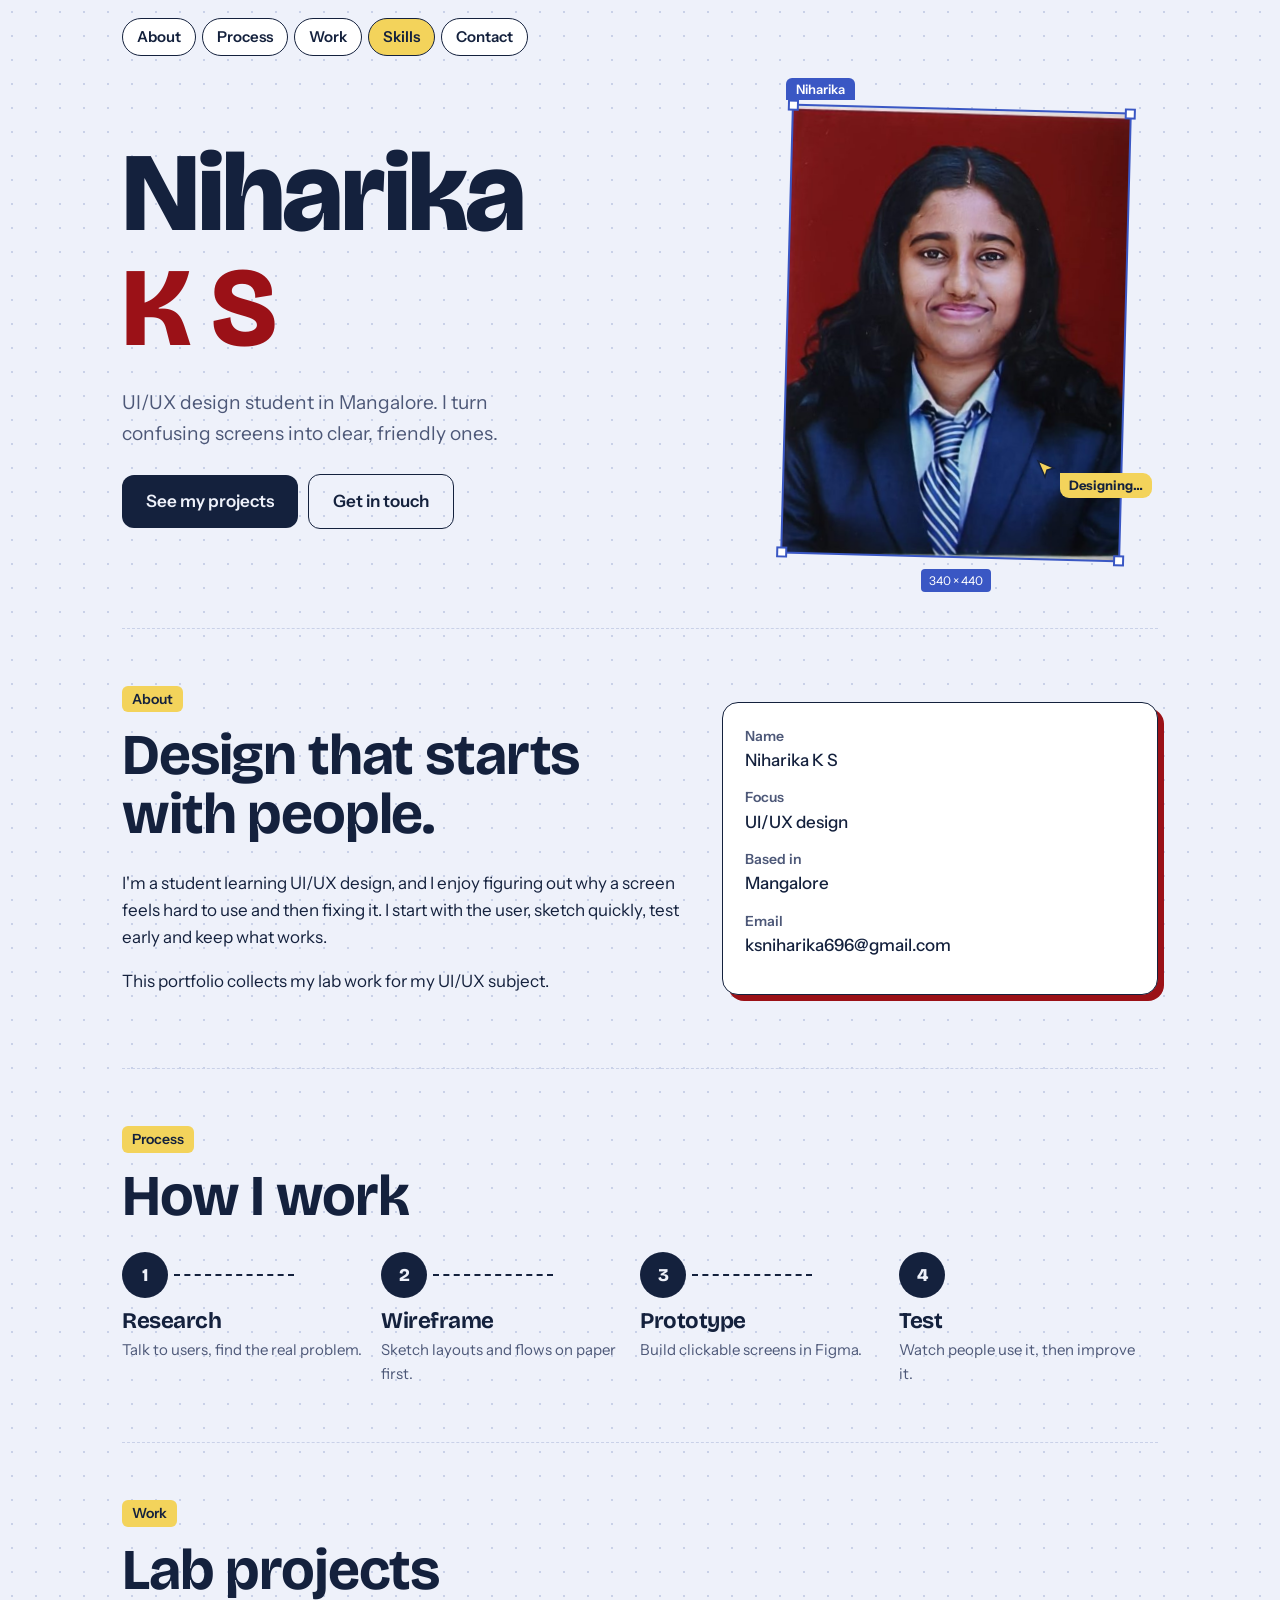
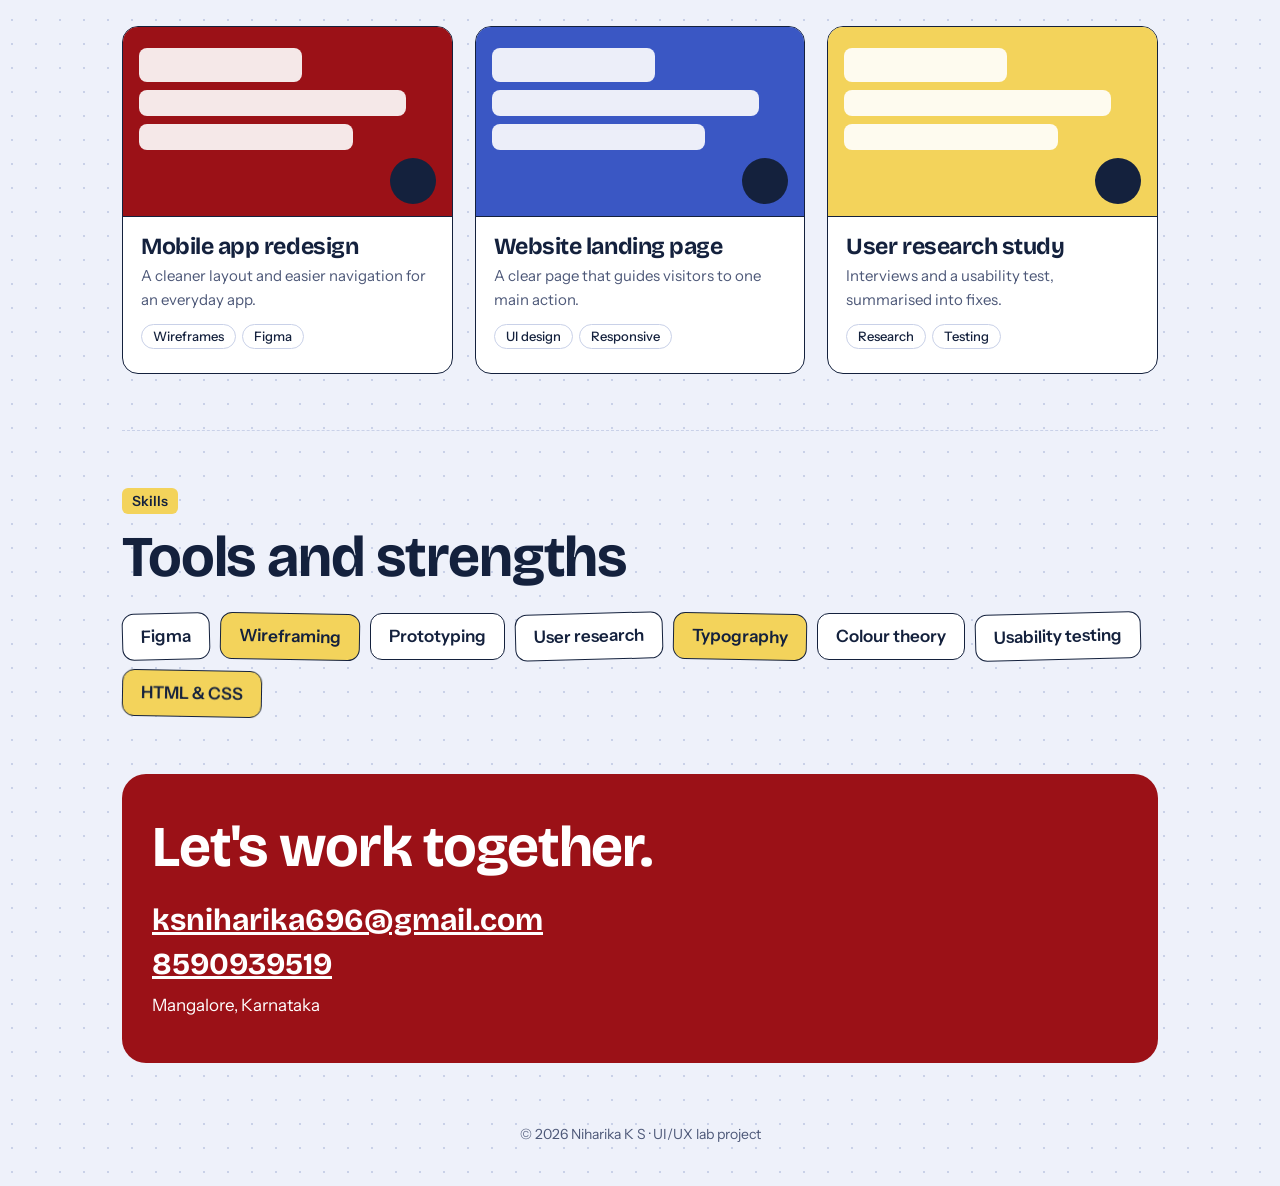
<file: index (2).html>
<!DOCTYPE html>
<html lang="en"><head><meta charset="utf-8">
<meta name="viewport" content="width=device-width, initial-scale=1, viewport-fit=cover">
<title>Niharika K S – UI/UX Portfolio</title>
<link rel="stylesheet" href="https://fonts.googleapis.com/css2?family=Bricolage+Grotesque:opsz,wght@12..96,400;12..96,700;12..96,800&family=Instrument+Sans:wght@400;500;600&display=swap">
<link rel="stylesheet" href="style.css"></head><body>
<div class="wrap">
<nav aria-label="Sections"><a href="#about">About</a><a href="#process">Process</a><a href="#work">Work</a><a href="#skills">Skills</a><a href="#contact">Contact</a></nav>
<header class="hero">
<div><h1>Niharika<span>K S</span></h1>
<p>UI/UX design student in Mangalore. I turn confusing screens into clear, friendly ones.</p>
<a class="btn" href="#work">See my projects</a><a class="btn alt" href="#contact">Get in touch</a></div>
<div class="frame"><div class="tag">Niharika</div>
<div class="box"><img alt="Portrait of Niharika K S" src="photo.jpg"><i></i><i></i><i></i><i></i></div>
<div class="size">340 × 440</div>
<div class="cursor"><svg width="22" height="22" viewBox="0 0 22 22" aria-hidden="true"><path d="M2 2l16 7-7 2-2 7z" fill="#F3D35B" stroke="#14213D" stroke-width="1.5"/></svg><b>Designing…</b></div></div>
</header>

<section id="about"><div class="about"><div><span class="lab">About</span><h2>Design that starts with people.</h2>
<p>I'm a student learning UI/UX design, and I enjoy figuring out why a screen feels hard to use and then fixing it. I start with the user, sketch quickly, test early and keep what works.</p>
<p>This portfolio collects my lab work for my UI/UX subject.</p></div>
<dl class="facts"><dt>Name</dt><dd>Niharika K S</dd><dt>Focus</dt><dd>UI/UX design</dd><dt>Based in</dt><dd>Mangalore</dd><dt>Email</dt><dd>ksniharika696@gmail.com</dd></dl></div></section>

<section id="process"><span class="lab">Process</span><h2>How I work</h2>
<div class="steps">
<div class="step"><div class="n">1</div><h3>Research</h3><p>Talk to users, find the real problem.</p></div>
<div class="step"><div class="n">2</div><h3>Wireframe</h3><p>Sketch layouts and flows on paper first.</p></div>
<div class="step"><div class="n">3</div><h3>Prototype</h3><p>Build clickable screens in Figma.</p></div>
<div class="step"><div class="n">4</div><h3>Test</h3><p>Watch people use it, then improve it.</p></div></div></section>

<section id="work"><span class="lab">Work</span><h2>Lab projects</h2>
<div class="work">
<article class="art"><div class="scr"><s></s><s></s><s></s><em></em></div><div class="t"><h3>Mobile app redesign</h3><p>A cleaner layout and easier navigation for an everyday app.</p><span class="chip">Wireframes</span><span class="chip">Figma</span></div></article>
<article class="art"><div class="scr"><s></s><s></s><s></s><em></em></div><div class="t"><h3>Website landing page</h3><p>A clear page that guides visitors to one main action.</p><span class="chip">UI design</span><span class="chip">Responsive</span></div></article>
<article class="art"><div class="scr"><s></s><s></s><s></s><em></em></div><div class="t"><h3>User research study</h3><p>Interviews and a usability test, summarised into fixes.</p><span class="chip">Research</span><span class="chip">Testing</span></div></article>
</div></section>

<section id="skills"><span class="lab">Skills</span><h2>Tools and strengths</h2>
<div class="skills"><span>Figma</span><span>Wireframing</span><span>Prototyping</span><span>User research</span><span>Typography</span><span>Colour theory</span><span>Usability testing</span><span>HTML &amp; CSS</span></div></section>

<section id="contact" class="contact" style="margin-bottom:30px"><h2>Let's work together.</h2>
<a href="mailto:ksniharika696@gmail.com">ksniharika696@gmail.com</a><a href="tel:+918590939519">8590939519</a><p style="margin:10px 0 0">Mangalore, Karnataka</p></section>
<footer>© <span id="year">2026</span> Niharika K S · UI/UX lab project</footer>
</div><script src="script.js"></script>
</body></html>
</file>
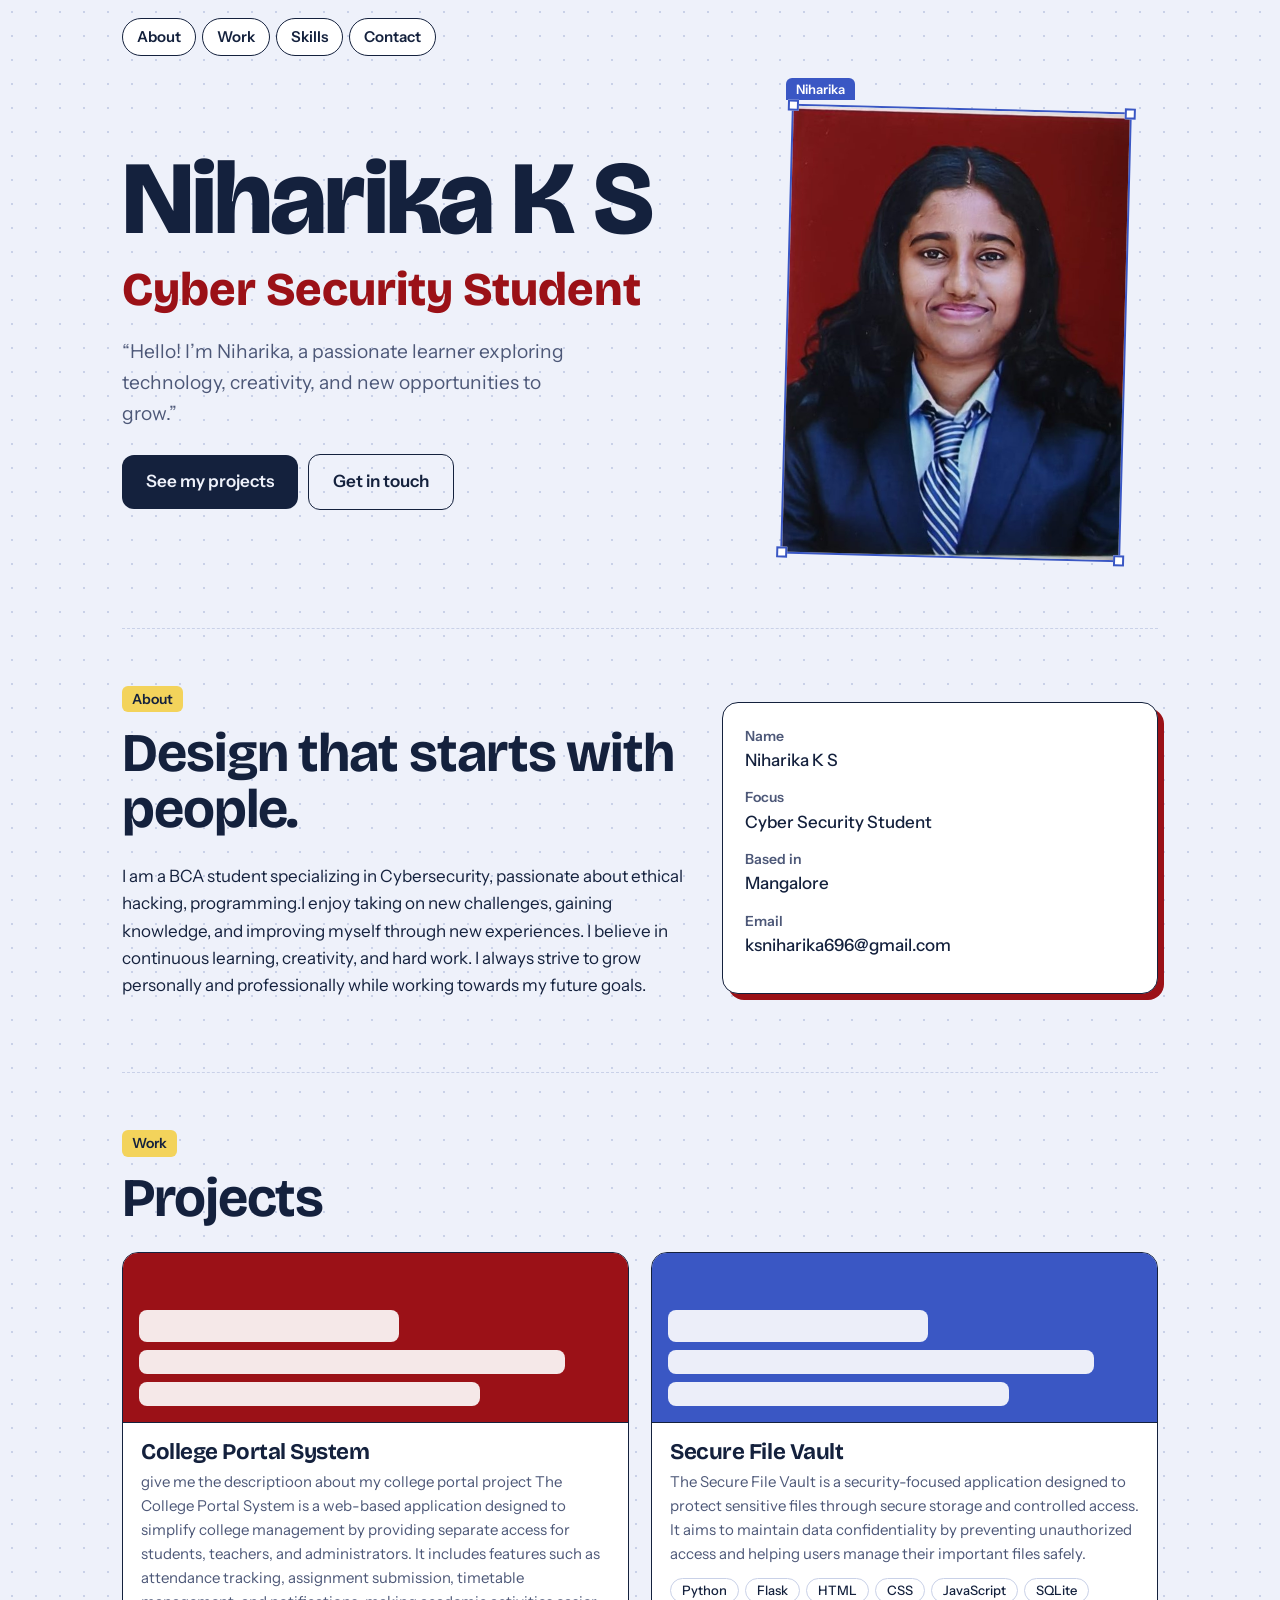
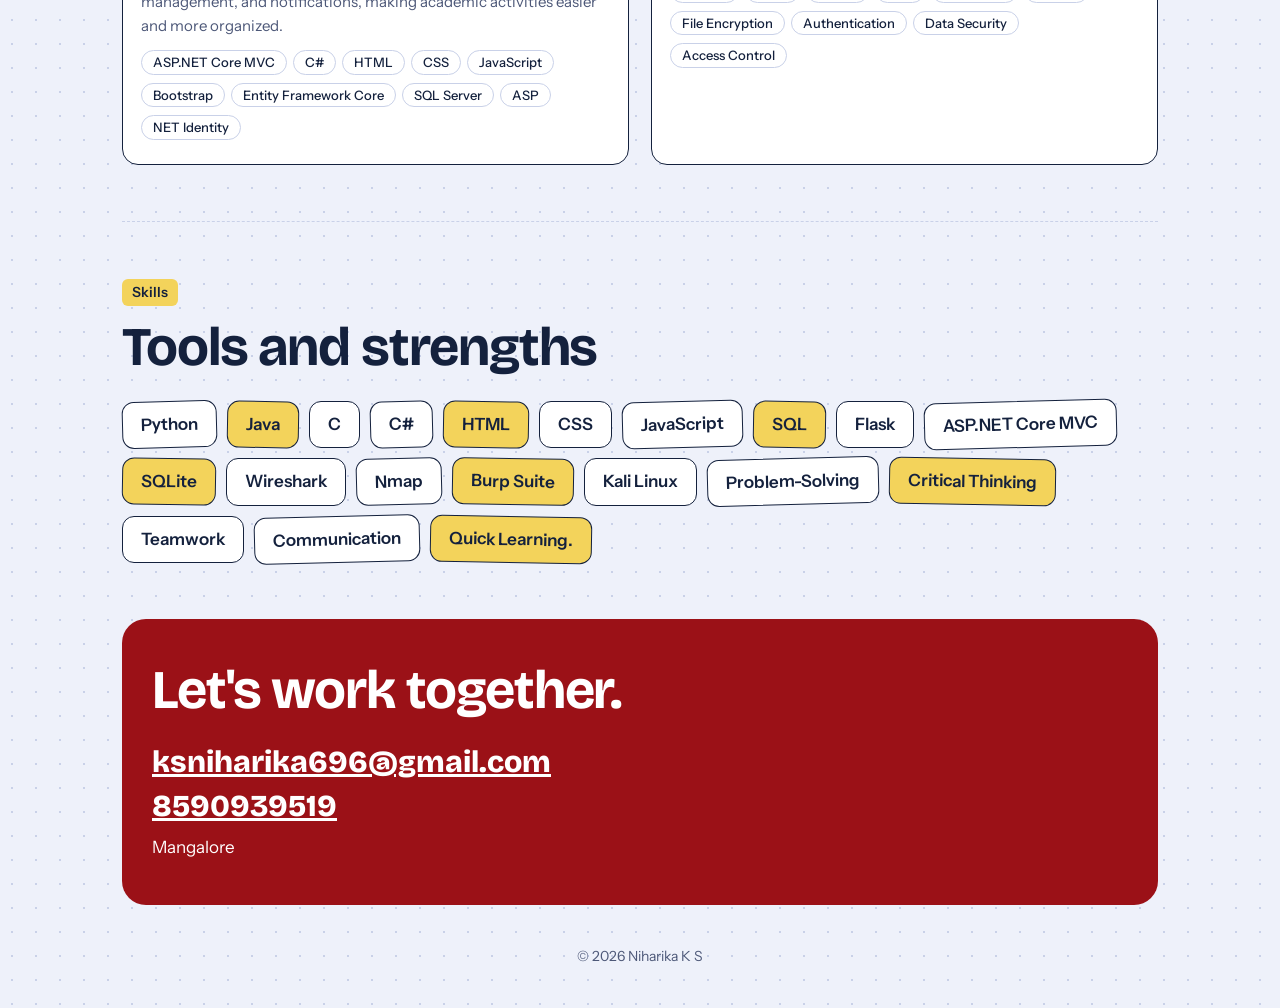
<file: potfolio index.html.html>
<!DOCTYPE html>
<html lang="en"><head><meta charset="utf-8"><meta name="viewport" content="width=device-width, initial-scale=1">
<title>Niharika K S – Portfolio</title>
<link rel="stylesheet" href="https://fonts.googleapis.com/css2?family=Bricolage+Grotesque:opsz,wght@12..96,400;12..96,800&family=Instrument+Sans:wght@400;500;600&display=swap">
<style>
:root{--bg:#EEF1FA;--paper:#fff;--ink:#14213D;--mute:#4D5878;--red:#9B1117;--yel:#F3D35B;--line:#C9D1E8;--blue:#3A57C4}
@media(prefers-color-scheme:dark){:root{--bg:#0E1426;--paper:#172041;--ink:#EEF1FA;--mute:#A6B0D0;--line:#2C3866}}
*{box-sizing:border-box}html{scroll-behavior:smooth}
body{margin:0;background:var(--bg);color:var(--ink);font:400 17px/1.6 'Instrument Sans',system-ui,sans-serif;background-image:radial-gradient(var(--line) 1px,transparent 1px);background-size:24px 24px}
h1,h2,h3{font-family:'Bricolage Grotesque',Georgia,sans-serif;line-height:1.02;margin:0;letter-spacing:-.02em}
a{color:inherit}.wrap{max-width:1080px;margin:0 auto;padding:0 22px}
nav{display:flex;gap:6px;flex-wrap:wrap;padding:18px 0}nav a{text-decoration:none;font-weight:600;font-size:15px;padding:6px 14px;border:1.5px solid var(--ink);border-radius:99px;background:var(--paper)}nav a:hover{background:var(--yel);color:#14213D}
.hero{display:grid;grid-template-columns:1.25fr .85fr;gap:40px;align-items:center;padding:34px 0 70px}
.hero h1{font-size:clamp(3rem,9vw,6.5rem);font-weight:800;overflow-wrap:anywhere}.hero h1 span{display:block;color:var(--red);font-size:.45em;margin-top:.3em;letter-spacing:0}
.hero p{max-width:34ch;color:var(--mute);font-size:1.2rem;margin:22px 0 26px}
.btn{display:inline-block;background:var(--ink);color:var(--bg);padding:13px 24px;border-radius:12px;font-weight:600;text-decoration:none;margin:0 10px 10px 0}.btn.alt{background:transparent;color:var(--ink);border:1.5px solid var(--ink)}
.frame{position:relative;justify-self:center;width:min(100%,340px)}.frame .tag{position:absolute;top:-30px;left:0;font:600 13px 'Instrument Sans';background:var(--blue);color:#fff;padding:3px 10px;border-radius:6px 6px 0 0}
.box{border:2px solid var(--blue);position:relative;background:var(--red);transform:rotate(1.5deg)}.box img{display:block;width:100%;height:auto}
.box i{position:absolute;width:11px;height:11px;background:#fff;border:2px solid var(--blue)}.box i:nth-child(2){top:-6px;left:-6px}.box i:nth-child(3){top:-6px;right:-6px}.box i:nth-child(4){bottom:-6px;left:-6px}.box i:nth-child(5){bottom:-6px;right:-6px}
section{padding:56px 0;border-top:1.5px dashed var(--line)}.lab{display:inline-block;font-weight:600;font-size:14px;background:var(--yel);color:#14213D;padding:2px 10px;border-radius:6px;margin-bottom:14px}
h2{font-size:clamp(2.2rem,5vw,3.4rem);margin-bottom:26px}
.about{display:grid;grid-template-columns:1.3fr 1fr;gap:34px}.facts{background:var(--paper);border:1.5px solid var(--ink);border-radius:16px;padding:22px;box-shadow:6px 6px 0 var(--red);align-self:start}
.facts dt{font-weight:600;font-size:14px;color:var(--mute)}.facts dd{margin:0 0 12px;font-weight:500;overflow-wrap:anywhere}
.work{display:grid;grid-template-columns:repeat(auto-fit,minmax(240px,1fr));gap:22px}.art{background:var(--paper);border:1.5px solid var(--ink);border-radius:16px;overflow:hidden}
.scr{height:170px;border-bottom:1.5px solid var(--ink);padding:16px;display:flex;flex-direction:column;gap:8px;justify-content:flex-end}.scr s{display:block;background:rgba(255,255,255,.9);border-radius:8px;height:24px;width:90%}.scr s:first-child{width:55%;height:32px}.scr s:nth-child(3){width:72%}
.art .t{padding:18px}.art h3{font-size:1.4rem;margin-bottom:6px}.art p{margin:0 0 10px;color:var(--mute);font-size:15px}.chip{display:inline-block;border:1.5px solid var(--line);border-radius:99px;padding:1px 11px;font-size:13px;margin:0 6px 6px 0;font-weight:500}
.skills{display:flex;flex-wrap:wrap;gap:10px}.skills span{background:var(--paper);border:1.5px solid var(--ink);border-radius:12px;padding:9px 18px;font-weight:600}.skills span:nth-child(3n+1){transform:rotate(-1.5deg)}.skills span:nth-child(3n+2){transform:rotate(1deg);background:var(--yel);color:#14213D}
.contact{background:var(--red);color:#fff;border-radius:24px;padding:44px 30px;border:0;margin-bottom:30px}.contact h2{color:#fff}.contact a{font:800 clamp(1.1rem,3.6vw,1.9rem) 'Bricolage Grotesque';display:block;margin-bottom:8px;overflow-wrap:anywhere}
footer{text-align:center;color:var(--mute);font-size:14px;padding:10px 0 40px}
@media(max-width:820px){.hero,.about{grid-template-columns:1fr}}
</style></head><body><div class="wrap">
<nav><a href="#about">About</a><a href="#work">Work</a><a href="#skills">Skills</a><a href="#contact">Contact</a></nav>
<header class="hero"><div><h1>Niharika K S<span>Cyber Security  Student</span></h1><p>“Hello! I’m Niharika, a passionate learner exploring technology, creativity, and new opportunities to grow.”</p><a class="btn" href="#work">See my projects</a><a class="btn alt" href="#contact">Get in touch</a></div>
<div class="frame"><div class="tag">Niharika</div><div class="box"><img alt="Portrait of Niharika K S" src="[data-uri]"><i></i><i></i><i></i><i></i></div></div></header>
<section id="about"><div class="about"><div><span class="lab">About</span><h2>Design that starts with people.</h2><p>I am a BCA student specializing in Cybersecurity, passionate about ethical hacking, programming.I enjoy taking on new challenges, gaining knowledge, and improving myself through new experiences. I believe in continuous learning, creativity, and hard work. I always strive to grow personally and professionally while working towards my future goals.</p></div>
<dl class="facts"><dt>Name</dt><dd>Niharika K S</dd><dt>Focus</dt><dd>Cyber Security  Student</dd><dt>Based in</dt><dd>Mangalore</dd><dt>Email</dt><dd>ksniharika696@gmail.com</dd></dl></div></section>
<section id="work"><span class="lab">Work</span><h2>Projects</h2><div class="work">
<article class="art"><div class="scr" style="background:#9B1117"><s></s><s></s><s></s></div><div class="t"><h3>College Portal System</h3><p>give me the descriptioon about my college portal project
The College Portal System is a web-based application designed to simplify college management by providing separate access for students, teachers, and administrators. It includes features such as attendance tracking, assignment submission, timetable management, and notifications, making academic activities easier and more organized.</p><span class="chip">ASP.NET Core MVC</span><span class="chip">C#</span><span class="chip">HTML</span><span class="chip">CSS</span><span class="chip">JavaScript</span><span class="chip">Bootstrap</span><span class="chip">Entity Framework Core</span><span class="chip">SQL Server</span><span class="chip">ASP</span><span class="chip">NET Identity</span></div></article><article class="art"><div class="scr" style="background:#3A57C4"><s></s><s></s><s></s></div><div class="t"><h3>Secure File Vault</h3><p>The Secure File Vault is a security-focused application designed to protect sensitive files through secure storage and controlled access. It aims to maintain data confidentiality by preventing unauthorized access and helping users manage their important files safely.</p><span class="chip">Python</span><span class="chip">Flask</span><span class="chip">HTML</span><span class="chip">CSS</span><span class="chip">JavaScript</span><span class="chip">SQLite</span><span class="chip">File Encryption</span><span class="chip">Authentication</span><span class="chip">Data Security</span><span class="chip">Access Control</span></div></article></div></section>
<section id="skills"><span class="lab">Skills</span><h2>Tools and strengths</h2><div class="skills"><span>Python</span><span>Java</span><span>C</span><span>C#</span><span>HTML</span><span>CSS</span><span>JavaScript</span><span>SQL</span><span>Flask</span><span>ASP.NET Core MVC</span><span>SQLite</span><span>Wireshark</span><span>Nmap</span><span>Burp Suite</span><span>Kali Linux</span><span>Problem-Solving</span><span>Critical Thinking</span><span>Teamwork</span><span>Communication</span><span>Quick Learning.</span></div></section>
<section id="contact" class="contact"><h2>Let's work together.</h2><a href="mailto:ksniharika696@gmail.com">ksniharika696@gmail.com</a><a href="tel:8590939519">8590939519</a><p style="margin:10px 0 0">Mangalore</p></section>
<footer>© 2026 Niharika K S</footer></div></body></html>
</file>
<file: style.css>
:root{--bg:#EEF1FA;--paper:#fff;--ink:#14213D;--mute:#4D5878;--red:#9B1117;--yel:#F3D35B;--line:#C9D1E8;--blue:#3A57C4;
box-sizing:border-box;padding-top:env(safe-area-inset-top,0px);padding-bottom:env(safe-area-inset-bottom,0px)}
@media(prefers-color-scheme:dark){:root:not([data-theme="light"]){--bg:#0E1426;--paper:#172041;--ink:#EEF1FA;--mute:#A6B0D0;--red:#E04A50;--line:#2C3866;--blue:#8CA2F5}}
:root[data-theme="dark"]{--bg:#0E1426;--paper:#172041;--ink:#EEF1FA;--mute:#A6B0D0;--red:#E04A50;--line:#2C3866;--blue:#8CA2F5}
html{scroll-padding-top:env(safe-area-inset-top,0px);scroll-behavior:smooth}
*{box-sizing:border-box}
body{margin:0;background:var(--bg);color:var(--ink);font:400 17px/1.6 'Instrument Sans',system-ui,sans-serif;
background-image:radial-gradient(var(--line) 1px,transparent 1px);background-size:24px 24px}
h1,h2,h3{font-family:'Bricolage Grotesque',Georgia,sans-serif;line-height:1.02;margin:0;letter-spacing:-.02em}
a{color:inherit}
:focus-visible{outline:3px solid var(--blue);outline-offset:3px}
.wrap{max-width:1080px;margin:0 auto;padding:0 22px}
nav{display:flex;gap:6px;flex-wrap:wrap;padding:18px 0}
nav a{text-decoration:none;font-weight:600;font-size:15px;padding:6px 14px;border:1.5px solid var(--ink);border-radius:99px;background:var(--paper)}
nav a:hover{background:var(--yel);color:#14213D}
/* hero */
.hero{display:grid;grid-template-columns:1.25fr .85fr;gap:40px;align-items:center;padding:34px 0 70px}
.hero h1{font-size:clamp(3.2rem,9vw,7rem);font-weight:800}
.hero h1 span{display:block;color:var(--red)}
.hero p{max-width:34ch;color:var(--mute);font-size:1.2rem;margin:22px 0 26px}
.btn{display:inline-block;background:var(--ink);color:var(--bg);padding:13px 24px;border-radius:12px;font-weight:600;text-decoration:none;margin-right:10px}
.btn.alt{background:transparent;color:var(--ink);border:1.5px solid var(--ink)}
.frame{position:relative;justify-self:center;width:min(100%,340px)}
.frame .tag{position:absolute;top:-30px;left:0;font:600 13px 'Instrument Sans';background:var(--blue);color:#fff;padding:3px 10px;border-radius:6px 6px 0 0}
.frame .box{border:2px solid var(--blue);position:relative;background:#9B1117;transform:rotate(1.5deg);animation:settle .9s cubic-bezier(.2,.8,.2,1) both}
.frame img{display:block;width:100%;height:auto}
.frame .box i{position:absolute;width:11px;height:11px;background:#fff;border:2px solid var(--blue)}
.frame i:nth-child(2){top:-6px;left:-6px}.frame i:nth-child(3){top:-6px;right:-6px}.frame i:nth-child(4){bottom:-6px;left:-6px}.frame i:nth-child(5){bottom:-6px;right:-6px}
.frame .size{position:absolute;bottom:-34px;left:50%;transform:translateX(-50%);font-size:12px;background:var(--blue);color:#fff;padding:2px 8px;border-radius:4px}
.cursor{position:absolute;right:-26px;bottom:60px;display:flex;align-items:flex-start;gap:2px}
.cursor b{background:var(--yel);color:#14213D;font-size:13px;padding:2px 9px;border-radius:0 9px 9px 9px;margin-top:14px}
@keyframes settle{from{transform:rotate(-6deg) translateY(30px);opacity:0}}
@media(prefers-reduced-motion:reduce){.frame .box{animation:none}}
/* sections */
section{padding:56px 0;border-top:1.5px dashed var(--line)}
.lab{display:inline-block;font-weight:600;font-size:14px;background:var(--yel);color:#14213D;padding:2px 10px;border-radius:6px;margin-bottom:14px}
h2{font-size:clamp(2.2rem,5vw,3.6rem);margin-bottom:26px}
.about{display:grid;grid-template-columns:1.3fr 1fr;gap:34px}
.facts{background:var(--paper);border:1.5px solid var(--ink);border-radius:16px;padding:22px;box-shadow:6px 6px 0 var(--red)}
.facts dt{font-weight:600;font-size:14px;color:var(--mute)}.facts dd{margin:0 0 12px;font-weight:500;overflow-wrap:anywhere}
.steps{display:grid;grid-template-columns:repeat(4,1fr);gap:0;position:relative}
.step{padding:0 18px 0 0}
.step .n{width:46px;height:46px;border-radius:50%;background:var(--ink);color:var(--bg);display:grid;place-items:center;font:800 18px 'Bricolage Grotesque';margin-bottom:12px;position:relative}
.step:not(:last-child) .n::after{content:"";position:absolute;left:52px;top:22px;width:calc(100% * 3.1);max-width:120px;border-top:2px dashed var(--ink)}
.step h3{font-size:1.4rem;margin-bottom:6px}.step p{margin:0;color:var(--mute);font-size:15px}
.work{display:grid;grid-template-columns:repeat(3,1fr);gap:22px}
.art{background:var(--paper);border:1.5px solid var(--ink);border-radius:16px;overflow:hidden;display:flex;flex-direction:column}
.art .scr{height:190px;border-bottom:1.5px solid var(--ink);padding:16px;display:flex;flex-direction:column;gap:8px;justify-content:flex-end}
.art:nth-child(1) .scr{background:var(--red)}.art:nth-child(2) .scr{background:var(--blue)}.art:nth-child(3) .scr{background:var(--yel)}
.scr s{display:block;background:rgba(255,255,255,.9);border-radius:8px;height:26px}
.scr s:nth-child(1){width:55%;height:34px}.scr s:nth-child(2){width:90%}.scr s:nth-child(3){width:72%}
.scr em{align-self:flex-end;width:46px;height:46px;border-radius:50%;background:#14213D;margin-bottom:-4px}
.art div.t{padding:18px}.art h3{font-size:1.45rem;margin-bottom:6px}.art p{margin:0 0 10px;color:var(--mute);font-size:15px}
.chip{display:inline-block;border:1.5px solid var(--line);border-radius:99px;padding:1px 11px;font-size:13px;margin:0 6px 6px 0;font-weight:500}
.skills{display:flex;flex-wrap:wrap;gap:10px}
.skills span{background:var(--paper);border:1.5px solid var(--ink);border-radius:12px;padding:9px 18px;font-weight:600}
.skills span:nth-child(3n+1){transform:rotate(-1.5deg)}.skills span:nth-child(3n+2){transform:rotate(1deg);background:var(--yel);color:#14213D}
.contact{background:var(--red);color:#fff;border-radius:24px;padding:44px 30px;border:0}
.contact h2{color:#fff}.contact a{font:700 clamp(1.1rem,3.6vw,1.9rem) 'Bricolage Grotesque';display:block;margin-bottom:8px;overflow-wrap:anywhere}
footer{text-align:center;color:var(--mute);font-size:14px;padding:30px 0 40px}
@media(max-width:820px){.hero,.about{grid-template-columns:1fr}.work{grid-template-columns:1fr}.steps{grid-template-columns:1fr 1fr;gap:26px 0}.step .n::after{display:none}.cursor{right:-6px}}
nav a.active{background:var(--yel);color:#14213D}
</file>
